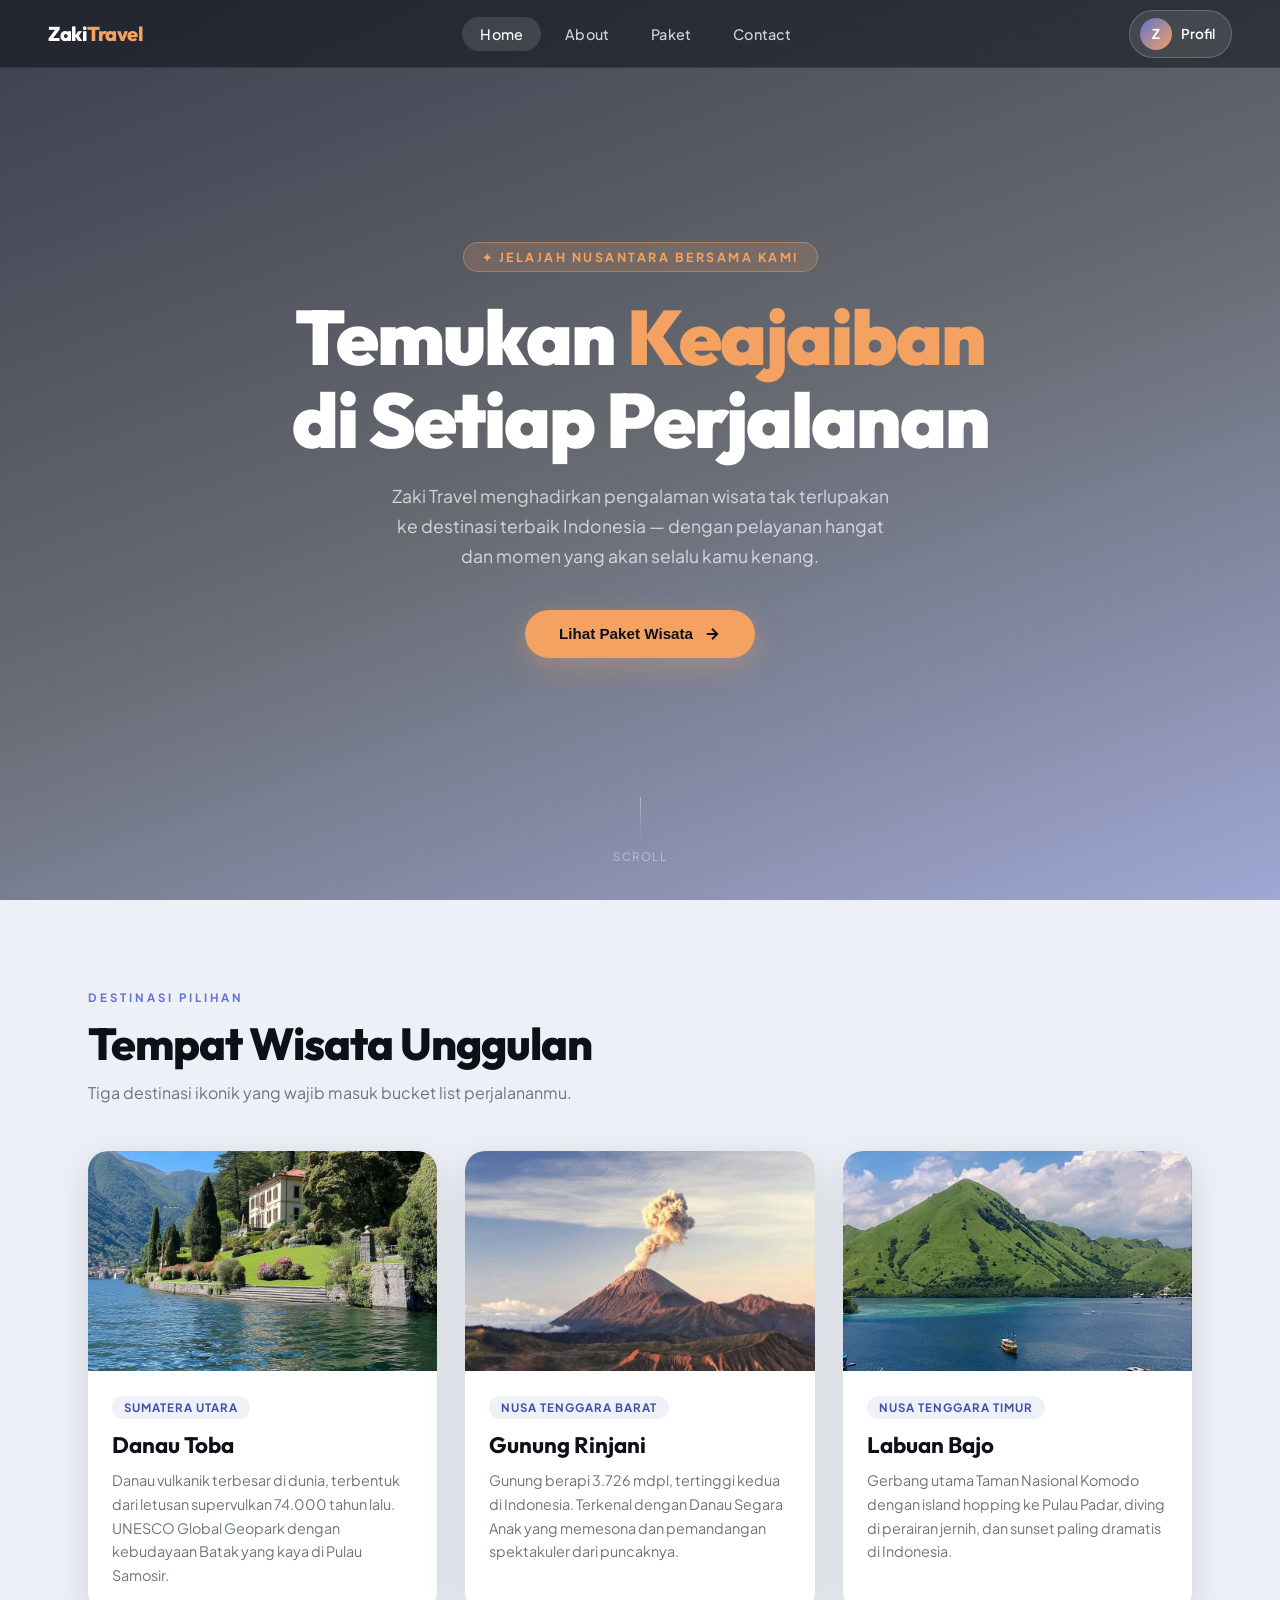
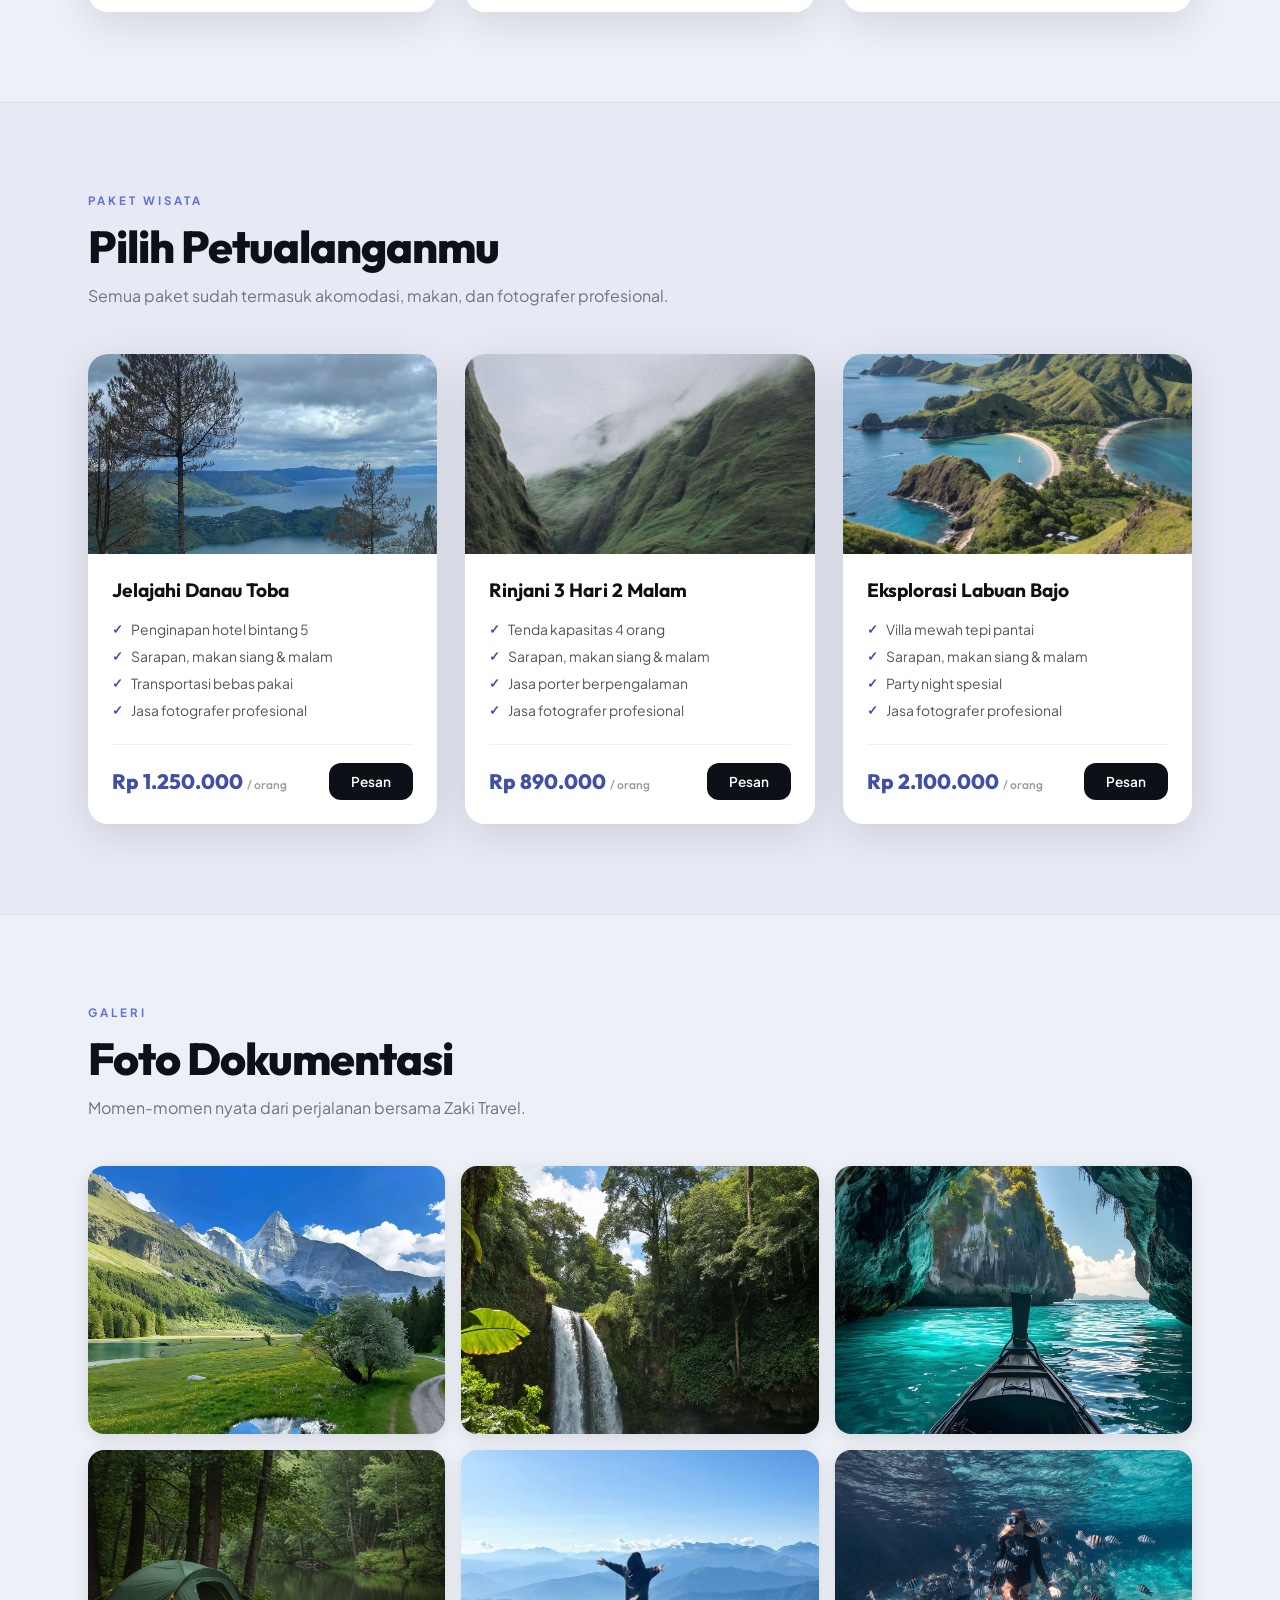
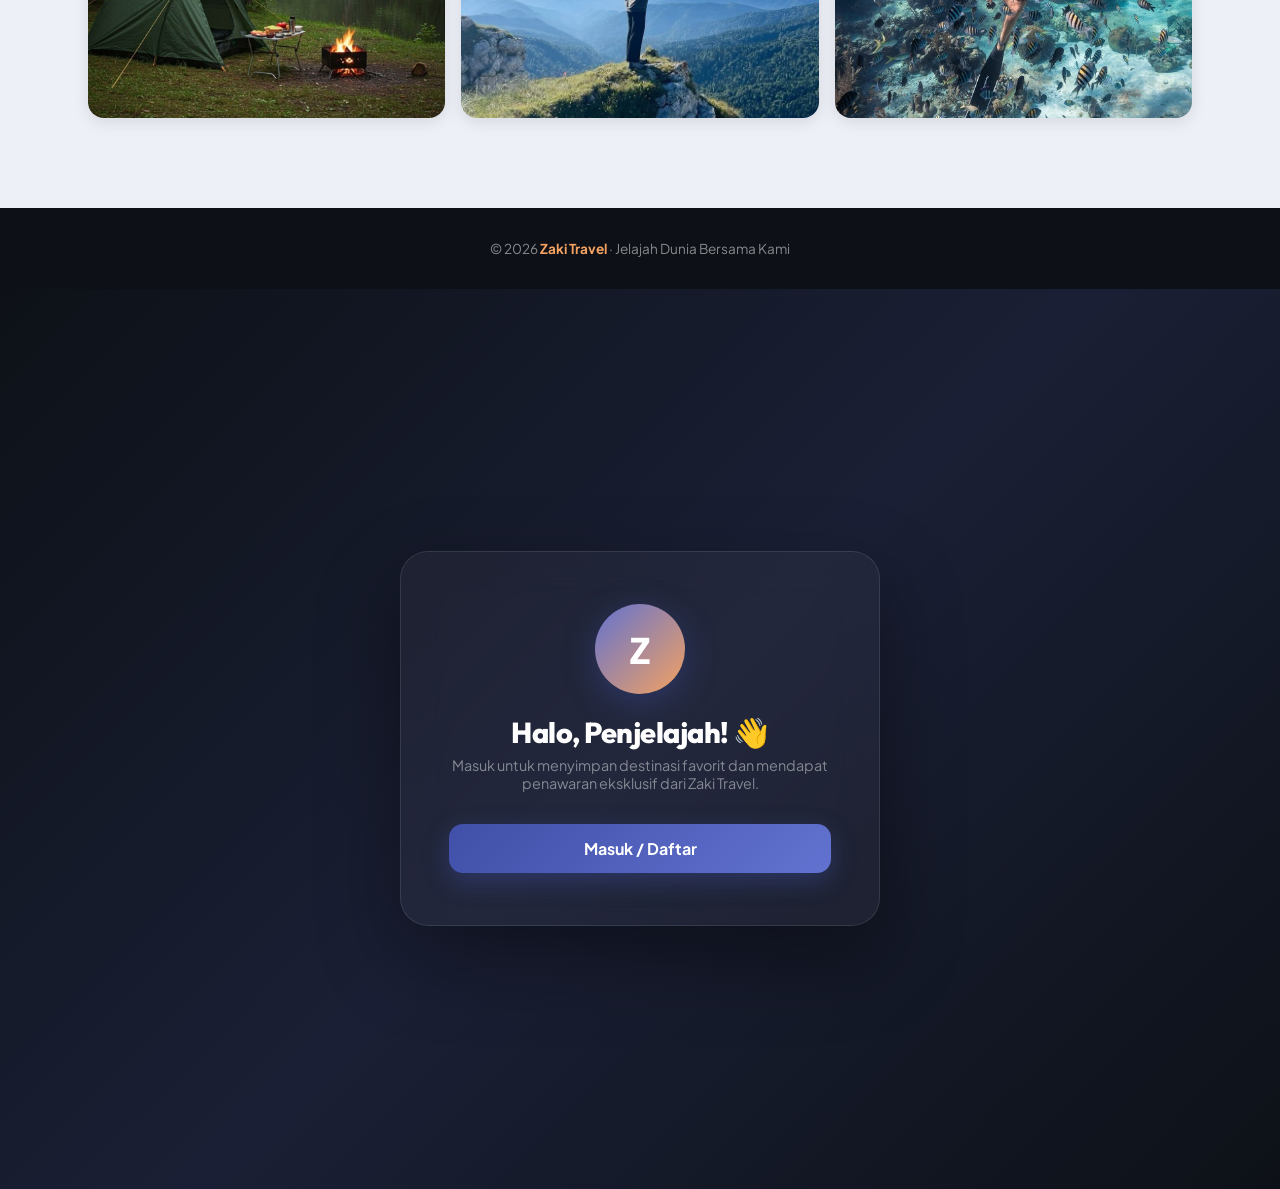
<file: index.html>
<!DOCTYPE html>
<html lang="id">
<head>
    <meta charset="UTF-8">
    <meta name="viewport" content="width=device-width, initial-scale=1.0">
    <title>Jelajah Dunia Bersama Zaki</title>
    <link href="https://fonts.googleapis.com/css2?family=Outfit:wght@300;400;600;800;900&family=Plus+Jakarta+Sans:wght@300;400;500;600;700&display=swap" rel="stylesheet">
    <link rel="stylesheet" href="style.css">
</head>
<body>

<div id="main-page" class="page active">

    <nav>
        <div class="nav-logo">Zaki<span>Travel</span></div>
        <ul>
            <li><a href="#home" class="active">Home</a></li>
            <li><a href="#about">About</a></li>
            <li><a href="#product">Paket</a></li>
            <li><a href="#contact">Contact</a></li>
        </ul>
        <button class="profile-btn" onclick="showProfile()">
            <div class="profile-avatar">Z</div>
            Profil
        </button>
    </nav>

    <section class="hero" id="home">
        <div class="hero-bg"></div>
        <div class="hero-overlay"></div>
        <div class="hero-content">
            <div class="hero-eyebrow">✦ Jelajah Nusantara Bersama Kami</div>
            <h1 class="hero-title">
                Temukan <span class="gold">Keajaiban</span><br>di Setiap Perjalanan
            </h1>
            <p class="hero-sub">
                Zaki Travel menghadirkan pengalaman wisata tak terlupakan ke destinasi terbaik Indonesia — dengan pelayanan hangat dan momen yang akan selalu kamu kenang.
            </p>
            <button class="hero-cta" onclick="document.getElementById('product').scrollIntoView({behavior:'smooth'})">
                Lihat Paket Wisata
                <svg width="18" height="18" fill="none" stroke="currentColor" stroke-width="2.5" viewBox="0 0 24 24">
                    <path d="M5 12h14M12 5l7 7-7 7"/>
                </svg>
            </button>
        </div>
        <div class="hero-scroll">
            <div class="scroll-line"></div>
            scroll
        </div>
    </section>

    <div class="main-content">

        <div id="about" class="section">
            <p class="section-label">Destinasi Pilihan</p>
            <h2 class="section-title">Tempat Wisata Unggulan</h2>
            <p class="section-sub">Tiga destinasi ikonik yang wajib masuk bucket list perjalananmu.</p>
            <div class="card-grid">

                <div class="dest-card">
                    <div class="dest-img">
                        <img src="items/dantob 2.jpg" alt="Danau Toba">
                    </div>
                    <div class="dest-body">
                        <span class="dest-tag">Sumatera Utara</span>
                        <h3 class="dest-name">Danau Toba</h3>
                        <p class="dest-desc">Danau vulkanik terbesar di dunia, terbentuk dari letusan supervulkan 74.000 tahun lalu. UNESCO Global Geopark dengan kebudayaan Batak yang kaya di Pulau Samosir.</p>
                    </div>
                </div>

                <div class="dest-card">
                    <div class="dest-img">
                        <img src="items/rinjani 2.jpg" alt="Gunung Rinjani">
                    </div>
                    <div class="dest-body">
                        <span class="dest-tag">Nusa Tenggara Barat</span>
                        <h3 class="dest-name">Gunung Rinjani</h3>
                        <p class="dest-desc">Gunung berapi 3.726 mdpl, tertinggi kedua di Indonesia. Terkenal dengan Danau Segara Anak yang memesona dan pemandangan spektakuler dari puncaknya.</p>
                    </div>
                </div>

                <div class="dest-card">
                    <div class="dest-img">
                        <img src="items/lajo 2.jpg" alt="Labuan Bajo">
                    </div>
                    <div class="dest-body">
                        <span class="dest-tag">Nusa Tenggara Timur</span>
                        <h3 class="dest-name">Labuan Bajo</h3>
                        <p class="dest-desc">Gerbang utama Taman Nasional Komodo dengan island hopping ke Pulau Padar, diving di perairan jernih, dan sunset paling dramatis di Indonesia.</p>
                    </div>
                </div>

            </div>
        </div>

        <div id="product" style="background: rgba(64,80,168,0.04); border-top: 1px solid rgba(64,80,168,0.08); border-bottom: 1px solid rgba(64,80,168,0.08);">
            <div class="section">
                <p class="section-label">Paket Wisata</p>
                <h2 class="section-title">Pilih Petualanganmu</h2>
                <p class="section-sub">Semua paket sudah termasuk akomodasi, makan, dan fotografer profesional.</p>
                <div class="card-grid">

                    <div class="pkg-card">
                        <div class="pkg-img">
                            <img src="items/alt d.jpg" alt="Danau Toba">
                        </div>
                        <div class="pkg-body">
                            <h3 class="pkg-name">Jelajahi Danau Toba</h3>
                            <ul class="pkg-features">
                                <li>Penginapan hotel bintang 5</li>
                                <li>Sarapan, makan siang & malam</li>
                                <li>Transportasi bebas pakai</li>
                                <li>Jasa fotografer profesional</li>
                            </ul>
                            <div class="pkg-footer">
                                <div class="pkg-price">Rp 1.250.000 <span>/ orang</span></div>
                                <button class="buy-btn">Pesan</button>
                            </div>
                        </div>
                    </div>

                    <div class="pkg-card">
                        <div class="pkg-img">
                            <img src="items/alt r.jpg" alt="Rinjani">
                        </div>
                        <div class="pkg-body">
                            <h3 class="pkg-name">Rinjani 3 Hari 2 Malam</h3>
                            <ul class="pkg-features">
                                <li>Tenda kapasitas 4 orang</li>
                                <li>Sarapan, makan siang & malam</li>
                                <li>Jasa porter berpengalaman</li>
                                <li>Jasa fotografer profesional</li>
                            </ul>
                            <div class="pkg-footer">
                                <div class="pkg-price">Rp 890.000 <span>/ orang</span></div>
                                <button class="buy-btn">Pesan</button>
                            </div>
                        </div>
                    </div>

                    <div class="pkg-card">
                        <div class="pkg-img">
                            <img src="items/lajo 1.jpg" alt="Labuan Bajo">
                        </div>
                        <div class="pkg-body">
                            <h3 class="pkg-name">Eksplorasi Labuan Bajo</h3>
                            <ul class="pkg-features">
                                <li>Villa mewah tepi pantai</li>
                                <li>Sarapan, makan siang & malam</li>
                                <li>Party night spesial</li>
                                <li>Jasa fotografer profesional</li>
                            </ul>
                            <div class="pkg-footer">
                                <div class="pkg-price">Rp 2.100.000 <span>/ orang</span></div>
                                <button class="buy-btn">Pesan</button>
                            </div>
                        </div>
                    </div>

                </div>
            </div>
        </div>

        <div id="contact" class="section">
            <p class="section-label">Galeri</p>
            <h2 class="section-title">Foto Dokumentasi</h2>
            <p class="section-sub">Momen-momen nyata dari perjalanan bersama Zaki Travel.</p>
            <div class="galeri-grid">
                <div class="foto-item"><img src="items/d1.jpg" alt="dok1"></div>
                <div class="foto-item"><img src="items/d2.jpg" alt="dok2"></div>
                <div class="foto-item"><img src="items/d3.jpg" alt="dok3"></div>
                <div class="foto-item"><img src="items/d4.jpg" alt="dok4"></div>
                <div class="foto-item"><img src="items/d5.jpg" alt="dok5"></div>
                <div class="foto-item"><img src="items/d6.jpg" alt="dok6"></div>
            </div>
        </div>

    </div>

    <footer>
        <p>&copy; 2026 <strong>Zaki Travel</strong> · Jelajah Dunia Bersama Kami</p>
    </footer>

</div>


<div id="profile-page" class="page">

    <button class="back-btn" onclick="showMain()">
        <svg width="16" height="16" fill="none" stroke="currentColor" stroke-width="2.5" viewBox="0 0 24 24">
            <path d="M19 12H5M12 19l-7-7 7-7"/>
        </svg>
        Kembali
    </button>

    <div class="profile-card">

        <div id="profile-default">
            <div class="profile-big-avatar">Z</div>
            <h2>Halo, Penjelajah! 👋</h2>
            <p>Masuk untuk menyimpan destinasi favorit dan mendapat penawaran eksklusif dari Zaki Travel.</p>
            <button class="signin-btn" onclick="showForm()">Masuk / Daftar</button>
        </div>

        <div class="signin-form" id="signin-form">
            <h3 class="form-title">Buat Akun</h3>
            <p class="form-sub">Lengkapi data diri kamu untuk memulai petualangan</p>

            <div class="form-group">
                <label>Nama Lengkap</label>
                <input type="text" placeholder="Contoh: Muhammad Zaki">
            </div>

            <div class="form-row">
                <div class="form-group">
                    <label>Username</label>
                    <input type="text" placeholder="zaki123">
                </div>
                <div class="form-group">
                    <label>Nomor HP</label>
                    <input type="tel" placeholder="08xx-xxxx-xxxx">
                </div>
            </div>

            <div class="form-group">
                <label>Email</label>
                <input type="email" placeholder="zaki@email.com">
            </div>

            <div class="form-group">
                <label>Password</label>
                <input type="password" placeholder="Min. 8 karakter">
            </div>

            <div class="form-row">
                <div class="form-group">
                    <label>Kota Asal</label>
                    <input type="text" placeholder="Medan">
                </div>
                <div class="form-group">
                    <label>Destinasi Favorit</label>
                    <select>
                        <option value="">Pilih destinasi</option>
                        <option>Danau Toba</option>
                        <option>Gunung Rinjani</option>
                        <option>Labuan Bajo</option>
                        <option>Lainnya</option>
                    </select>
                </div>
            </div>

            <div class="form-group">
                <label>Tentang Kamu</label>
                <textarea placeholder="Ceritakan sedikit tentang dirimu dan gaya travellingmu..."></textarea>
            </div>

            <button class="submit-btn" onclick="submitForm()">Daftar Sekarang 🚀</button>

            <div class="divider"><hr><span>atau</span><hr></div>

            <button class="signin-btn" style="background: rgba(255,255,255,0.07); box-shadow: none;" onclick="hideForm()">
                Kembali
            </button>
        </div>

        <div class="success-state" id="success-state">
            <div class="success-icon">🎉</div>
            <h3>Selamat Datang!</h3>
            <p>Akunmu berhasil dibuat. Bersiaplah untuk petualangan seru bersama Zaki Travel!</p>
        </div>

    </div>
</div>

<script src="script.js"></script>
</body>
</html>
</file>
<file: style.css>
:root {
    --primary: #4050A8;
    --primary-light: #6272d0;
    --accent: #f4a261;
    --accent2: #e76f51;
    --dark: #0d1117;
    --light: #f8f9fa;
    --white: #ffffff;
    --shadow: 0 10px 40px rgba(0,0,0,0.12);
    --radius: 20px;
    --transition: all 0.35s cubic-bezier(0.4, 0, 0.2, 1);
}

* { margin: 0; padding: 0; box-sizing: border-box; }

body {
    font-family: 'Plus Jakarta Sans', sans-serif;
    background: #eef0f8;
    color: var(--dark);
}

.page { display: none; }
.page.active { display: block; }

nav {
    position: fixed;
    top: 0; left: 0; right: 0;
    z-index: 100;
    display: flex;
    align-items: center;
    justify-content: space-between;
    padding: 0 48px;
    height: 68px;
    background: rgba(13, 17, 23, 0.55);
    backdrop-filter: blur(14px);
    -webkit-backdrop-filter: blur(14px);
    border-bottom: 1px solid rgba(255,255,255,0.08);
}

.nav-logo {
    font-family: 'Outfit', sans-serif;
    font-weight: 800;
    font-size: 1.25rem;
    color: var(--white);
    letter-spacing: -0.5px;
}
.nav-logo span { color: var(--accent); }

nav ul {
    display: flex;
    list-style: none;
    gap: 6px;
}

nav ul li a {
    color: rgba(255,255,255,0.8);
    text-decoration: none;
    font-size: 0.9rem;
    font-weight: 500;
    padding: 8px 18px;
    border-radius: 50px;
    transition: var(--transition);
    letter-spacing: 0.2px;
}
nav ul li a:hover,
nav ul li a.active {
    color: var(--white);
    background: rgba(255,255,255,0.12);
}

.profile-btn {
    display: flex;
    align-items: center;
    gap: 9px;
    background: rgba(255,255,255,0.1);
    border: 1px solid rgba(255,255,255,0.2);
    color: var(--white);
    padding: 7px 16px 7px 10px;
    border-radius: 50px;
    cursor: pointer;
    font-family: 'Plus Jakarta Sans', sans-serif;
    font-size: 0.85rem;
    font-weight: 600;
    transition: var(--transition);
}
.profile-btn:hover {
    background: rgba(255,255,255,0.2);
    border-color: rgba(255,255,255,0.4);
}
.profile-avatar {
    width: 32px; height: 32px;
    border-radius: 50%;
    background: linear-gradient(135deg, var(--primary-light), var(--accent));
    display: flex; align-items: center; justify-content: center;
    font-size: 0.85rem;
    font-weight: 700;
}


.hero {
    position: relative;
    height: 100vh;
    min-height: 600px;
    display: flex;
    align-items: center;
    justify-content: center;
    overflow: hidden;
}

.hero-bg {
    position: absolute;
    inset: 0;
    background:
        url('https://images.unsplash.com/photo-1476514525535-07fb3b4ae5f1?w=1600&q=80')
        center/cover no-repeat;
}

.hero-overlay {
    position: absolute;
    inset: 0;
    background: linear-gradient(
        160deg,
        rgba(10, 12, 30, 0.78) 0%,
        rgba(13, 17, 23, 0.6) 50%,
        rgba(64, 80, 168, 0.45) 100%
    );
}

.hero-content {
    position: relative;
    text-align: center;
    color: var(--white);
    max-width: 760px;
    padding: 0 24px;
}

.hero-eyebrow {
    display: inline-block;
    background: rgba(244, 162, 97, 0.18);
    border: 1px solid rgba(244, 162, 97, 0.4);
    color: var(--accent);
    font-size: 0.78rem;
    font-weight: 700;
    letter-spacing: 2.5px;
    text-transform: uppercase;
    padding: 6px 18px;
    border-radius: 50px;
    margin-bottom: 24px;
}

.hero-title {
    font-family: 'Outfit', sans-serif;
    font-size: clamp(2.6rem, 6vw, 5rem);
    font-weight: 900;
    line-height: 1.08;
    letter-spacing: -2px;
    margin-bottom: 20px;
}
.hero-title .gold { color: var(--accent); }

.hero-sub {
    font-size: 1.1rem;
    color: rgba(255,255,255,0.72);
    font-weight: 400;
    line-height: 1.7;
    max-width: 520px;
    margin: 0 auto 38px;
}

.hero-cta {
    display: inline-flex;
    align-items: center;
    gap: 10px;
    background: var(--accent);
    color: var(--dark);
    font-weight: 700;
    font-size: 0.95rem;
    padding: 15px 34px;
    border-radius: 50px;
    border: none;
    cursor: pointer;
    transition: var(--transition);
    box-shadow: 0 8px 28px rgba(244,162,97,0.35);
}
.hero-cta:hover {
    background: var(--accent2);
    transform: translateY(-2px);
    box-shadow: 0 14px 36px rgba(244,162,97,0.45);
}
.hero-cta svg { transition: var(--transition); }
.hero-cta:hover svg { transform: translateX(4px); }

.hero-scroll {
    position: absolute;
    bottom: 36px;
    left: 50%;
    transform: translateX(-50%);
    display: flex;
    flex-direction: column;
    align-items: center;
    gap: 8px;
    color: rgba(255,255,255,0.45);
    font-size: 0.72rem;
    letter-spacing: 1.5px;
    text-transform: uppercase;
}
.scroll-line {
    width: 1px;
    height: 44px;
    background: linear-gradient(to bottom, rgba(255,255,255,0.4), transparent);
    animation: scrollAnim 2s ease-in-out infinite;
}
@keyframes scrollAnim {
    0%,100% { opacity: 1; transform: scaleY(1); }
    50% { opacity: 0.4; transform: scaleY(0.6); }
}

.main-content {
    background: #eef0f8;
}

.section {
    padding: 90px 48px;
    max-width: 1200px;
    margin: 0 auto;
}

.section-label {
    font-size: 0.72rem;
    font-weight: 700;
    letter-spacing: 3px;
    text-transform: uppercase;
    color: var(--primary-light);
    margin-bottom: 10px;
}
.section-title {
    font-family: 'Outfit', sans-serif;
    font-size: clamp(1.8rem, 3.5vw, 2.8rem);
    font-weight: 800;
    color: var(--dark);
    letter-spacing: -1px;
    margin-bottom: 10px;
}
.section-sub {
    color: #6c757d;
    font-size: 1rem;
    margin-bottom: 48px;
}

.card-grid {
    display: grid;
    grid-template-columns: repeat(auto-fit, minmax(300px, 1fr));
    gap: 28px;
}

.dest-card {
    background: var(--white);
    border-radius: var(--radius);
    overflow: hidden;
    box-shadow: var(--shadow);
    transition: var(--transition);
    cursor: pointer;
}
.dest-card:hover { transform: translateY(-8px); box-shadow: 0 24px 60px rgba(64,80,168,0.14); }

.dest-img {
    height: 220px;
    overflow: hidden;
}
.dest-img img {
    width: 100%; height: 100%;
    object-fit: cover;
    transition: var(--transition);
}
.dest-card:hover .dest-img img { transform: scale(1.07); }

.dest-body { padding: 24px; }
.dest-tag {
    display: inline-block;
    background: rgba(64,80,168,0.08);
    color: var(--primary);
    font-size: 0.72rem;
    font-weight: 700;
    letter-spacing: 1px;
    text-transform: uppercase;
    padding: 4px 12px;
    border-radius: 50px;
    margin-bottom: 12px;
}
.dest-name {
    font-family: 'Outfit', sans-serif;
    font-size: 1.4rem;
    font-weight: 700;
    margin-bottom: 10px;
}
.dest-desc {
    color: #6c757d;
    font-size: 0.9rem;
    line-height: 1.65;
}

.pkg-card {
    background: var(--white);
    border-radius: var(--radius);
    overflow: hidden;
    box-shadow: var(--shadow);
    transition: var(--transition);
    display: flex;
    flex-direction: column;
}
.pkg-card:hover { transform: translateY(-8px); box-shadow: 0 24px 60px rgba(64,80,168,0.14); }

.pkg-img {
    height: 200px;
    overflow: hidden;
}
.pkg-img img { width: 100%; height: 100%; object-fit: cover; transition: var(--transition); }
.pkg-card:hover .pkg-img img { transform: scale(1.07); }

.pkg-body {
    padding: 24px;
    flex: 1;
    display: flex;
    flex-direction: column;
}
.pkg-name {
    font-family: 'Outfit', sans-serif;
    font-size: 1.2rem;
    font-weight: 700;
    margin-bottom: 14px;
}
.pkg-features {
    list-style: none;
    margin-bottom: 20px;
    flex: 1;
}
.pkg-features li {
    font-size: 0.87rem;
    color: #555;
    padding: 5px 0;
    display: flex;
    align-items: center;
    gap: 8px;
}
.pkg-features li::before {
    content: '✓';
    color: var(--primary);
    font-weight: 700;
    font-size: 0.8rem;
}
.pkg-footer {
    display: flex;
    align-items: center;
    justify-content: space-between;
    padding-top: 18px;
    border-top: 1px solid #f0f0f0;
}
.pkg-price {
    font-family: 'Outfit', sans-serif;
    font-size: 1.3rem;
    font-weight: 800;
    color: var(--primary);
}
.pkg-price span { font-size: 0.75rem; font-weight: 500; color: #999; }
.buy-btn {
    background: var(--dark);
    color: var(--white);
    border: none;
    padding: 10px 22px;
    border-radius: 12px;
    font-weight: 600;
    font-size: 0.85rem;
    cursor: pointer;
    font-family: 'Plus Jakarta Sans', sans-serif;
    transition: var(--transition);
}
.buy-btn:hover { background: var(--primary); transform: scale(1.04); }

.galeri-grid {
    display: grid;
    grid-template-columns: repeat(3, 1fr);
    gap: 16px;
}
.foto-item {
    border-radius: 16px;
    overflow: hidden;
    aspect-ratio: 4/3;
    box-shadow: 0 4px 16px rgba(0,0,0,0.1);
}
.foto-item img {
    width: 100%; height: 100%;
    object-fit: cover;
    transition: var(--transition);
}
.foto-item:hover img { transform: scale(1.08); }

footer {
    background: var(--dark);
    color: rgba(255,255,255,0.5);
    text-align: center;
    padding: 32px;
    font-size: 0.85rem;
}
footer strong { color: var(--accent); }

#profile-page {
    min-height: 100vh;
    background: linear-gradient(135deg, #0d1117 0%, #1a1f35 50%, #0d1117 100%);
    display: flex;
    flex-direction: column;
    align-items: center;
    justify-content: center;
    padding: 40px 24px;
}

.back-btn {
    position: fixed;
    top: 24px;
    left: 24px;
    display: none; 
    align-items: center;
    gap: 8px;
    background: rgba(255,255,255,0.08);
    border: 1px solid rgba(255,255,255,0.15);
    color: rgba(255,255,255,0.8);
    padding: 10px 20px;
    border-radius: 50px;
    cursor: pointer;
    font-family: 'Plus Jakarta Sans', sans-serif;
    font-weight: 600;
    font-size: 0.85rem;
    transition: var(--transition);
    z-index: 200;
}
.back-btn:hover {
    background: rgba(255,255,255,0.14);
    color: var(--white);
}

.profile-card {
    background: rgba(255,255,255,0.04);
    border: 1px solid rgba(255,255,255,0.1);
    border-radius: 28px;
    padding: 52px 48px;
    width: 100%;
    max-width: 480px;
    text-align: center;
    backdrop-filter: blur(20px);
    box-shadow: 0 32px 80px rgba(0,0,0,0.4);
}

.profile-big-avatar {
    width: 90px; height: 90px;
    border-radius: 50%;
    background: linear-gradient(135deg, var(--primary-light), var(--accent));
    display: flex;
    align-items: center;
    justify-content: center;
    font-size: 2.2rem;
    font-weight: 800;
    color: var(--white);
    margin: 0 auto 20px;
    box-shadow: 0 8px 32px rgba(64,80,168,0.4);
}

.profile-card h2 {
    font-family: 'Outfit', sans-serif;
    font-size: 1.8rem;
    font-weight: 800;
    color: var(--white);
    letter-spacing: -0.5px;
    margin-bottom: 6px;
}
.profile-card > div > p {
    color: rgba(255,255,255,0.45);
    font-size: 0.9rem;
    margin-bottom: 32px;
}

.signin-btn {
    background: linear-gradient(135deg, var(--primary), var(--primary-light));
    color: var(--white);
    border: none;
    padding: 14px 40px;
    border-radius: 14px;
    font-family: 'Plus Jakarta Sans', sans-serif;
    font-weight: 700;
    font-size: 1rem;
    cursor: pointer;
    transition: var(--transition);
    box-shadow: 0 8px 24px rgba(64,80,168,0.4);
    width: 100%;
}
.signin-btn:hover {
    transform: translateY(-2px);
    box-shadow: 0 14px 36px rgba(64,80,168,0.55);
}

.signin-form {
    display: none;
    text-align: left;
    width: 100%;
}
.signin-form.visible { display: block; }

.form-title {
    font-family: 'Outfit', sans-serif;
    font-size: 1.6rem;
    font-weight: 800;
    color: var(--white);
    margin-bottom: 6px;
    text-align: center;
}
.form-sub {
    color: rgba(255,255,255,0.45);
    font-size: 0.85rem;
    text-align: center;
    margin-bottom: 28px;
}

.form-group { margin-bottom: 18px; }
.form-group label {
    display: block;
    font-size: 0.8rem;
    font-weight: 600;
    color: rgba(255,255,255,0.6);
    letter-spacing: 0.5px;
    text-transform: uppercase;
    margin-bottom: 7px;
}
.form-group input,
.form-group select,
.form-group textarea {
    width: 100%;
    background: rgba(255,255,255,0.07);
    border: 1px solid rgba(255,255,255,0.12);
    border-radius: 12px;
    padding: 13px 16px;
    color: var(--white);
    font-family: 'Plus Jakarta Sans', sans-serif;
    font-size: 0.9rem;
    transition: var(--transition);
    outline: none;
}
.form-group input::placeholder,
.form-group textarea::placeholder {
    color: rgba(255,255,255,0.25);
}
.form-group input:focus,
.form-group select:focus,
.form-group textarea:focus {
    border-color: var(--primary-light);
    background: rgba(98, 114, 208, 0.1);
    box-shadow: 0 0 0 3px rgba(98,114,208,0.2);
}
.form-group select option {
    background: #1a1f35;
    color: var(--white);
}
.form-group textarea {
    resize: none;
    height: 90px;
}

.form-row {
    display: grid;
    grid-template-columns: 1fr 1fr;
    gap: 14px;
}

.submit-btn {
    background: linear-gradient(135deg, var(--accent), var(--accent2));
    color: var(--dark);
    border: none;
    padding: 14px;
    border-radius: 14px;
    font-family: 'Plus Jakarta Sans', sans-serif;
    font-weight: 700;
    font-size: 0.95rem;
    cursor: pointer;
    transition: var(--transition);
    width: 100%;
    margin-top: 8px;
    box-shadow: 0 8px 24px rgba(244,162,97,0.35);
}
.submit-btn:hover {
    transform: translateY(-2px);
    box-shadow: 0 14px 36px rgba(244,162,97,0.5);
}

.success-state {
    display: none;
    text-align: center;
}
.success-state.visible { display: block; }
.success-icon {
    font-size: 3.5rem;
    margin-bottom: 16px;
}
.success-state h3 {
    font-family: 'Outfit', sans-serif;
    font-size: 1.6rem;
    font-weight: 800;
    color: var(--white);
    margin-bottom: 10px;
}
.success-state p {
    color: rgba(255,255,255,0.5);
    font-size: 0.9rem;
}

.divider {
    display: flex;
    align-items: center;
    gap: 12px;
    margin: 24px 0;
}
.divider hr {
    flex: 1;
    border: none;
    border-top: 1px solid rgba(255,255,255,0.08);
}
.divider span {
    color: rgba(255,255,255,0.25);
    font-size: 0.78rem;
}

@media (max-width: 768px) {
    nav { padding: 0 20px; }
    .section { padding: 60px 20px; }
    .galeri-grid { grid-template-columns: repeat(2, 1fr); }
    .form-row { grid-template-columns: 1fr; }
    .profile-card { padding: 36px 24px; }
}
@media (max-width: 480px) {
    .galeri-grid { grid-template-columns: 1fr; }
    nav ul { display: none; }
}
</file>
